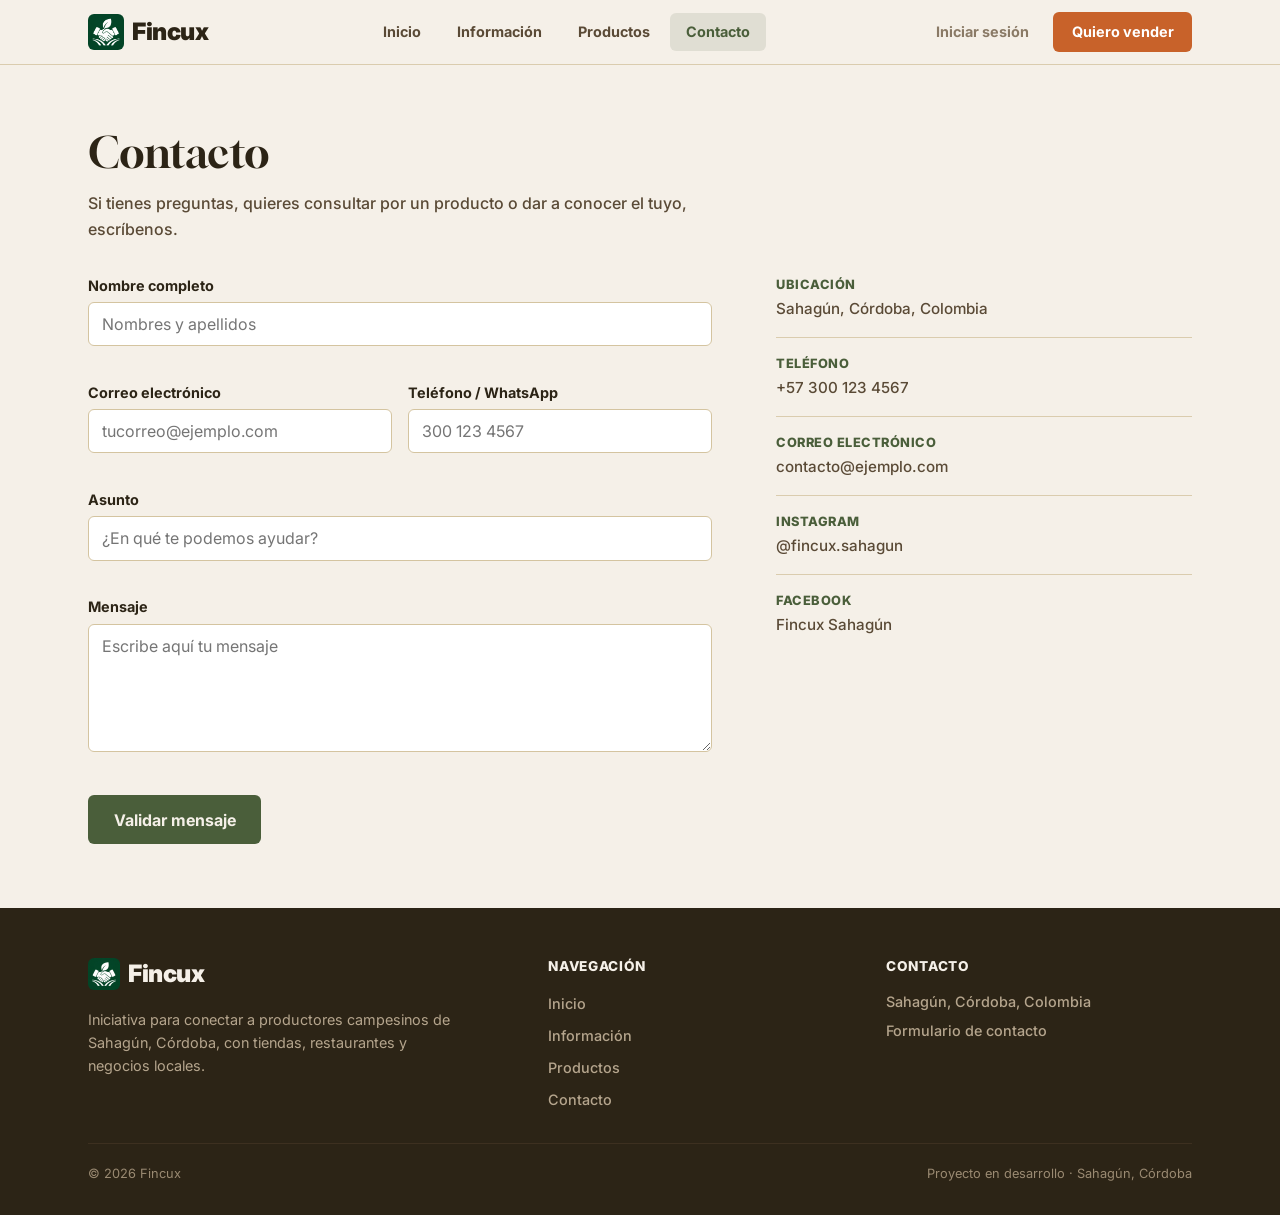
<file: contacto.html>
<!DOCTYPE html>
<html lang="es">
<head>
  <meta charset="UTF-8" />
  <meta name="viewport" content="width=device-width, initial-scale=1.0" />
  <title>Contacto | Fincux</title>
  <meta name="description" content="Contacta a Fincux para consultar por productos o dar a conocer tu producción." />
  <link rel="stylesheet" href="css/style.css" />
</head>
<body>

  <!-- ========================== HEADER ========================== -->
  <header class="site-header">
    <div class="container header-inner">
      <a href="index.html" class="logo" aria-label="Fincux, ir al inicio">
        <img src="img/logo.jpg" alt="" class="logo-img" width="36" height="36" />
        <span class="logo-text">Fincux</span>
      </a>

      <nav class="nav-desktop" aria-label="Navegación principal">
        <a href="index.html">Inicio</a>
        <a href="informacion.html">Información</a>
        <a href="productos.html">Productos</a>
        <a href="contacto.html" class="active" aria-current="page">Contacto</a>
      </nav>

      <div class="header-actions">
        <!-- Pendiente: requiere sistema de autenticación (backend) -->
        <button type="button" class="btn-login" disabled title="Próximamente" aria-label="Iniciar sesión (próximamente)">Iniciar sesión</button>
        <a href="contacto.html?asunto=Quiero%20dar%20a%20conocer%20mis%20productos" class="btn btn-accent btn-publish">Quiero vender</a>
      </div>

      <button type="button" class="hamburger" aria-label="Abrir menú" aria-expanded="false" aria-controls="navMobile">
        <span></span>
        <span></span>
        <span></span>
      </button>
    </div>

    <nav class="nav-mobile" id="navMobile" aria-label="Navegación móvil">
      <a href="index.html">Inicio</a>
      <a href="informacion.html">Información</a>
      <a href="productos.html">Productos</a>
      <a href="contacto.html" class="active" aria-current="page">Contacto</a>
      <div class="nav-mobile-actions">
        <button type="button" class="btn btn-secondary" disabled title="Próximamente">Iniciar sesión (próximamente)</button>
        <a href="contacto.html?asunto=Quiero%20dar%20a%20conocer%20mis%20productos" class="btn btn-accent">Quiero vender</a>
      </div>
    </nav>
  </header>

    <main>
    <section class="page-header container">
      <h1>Contacto</h1>
      <p>Si tienes preguntas, quieres consultar por un producto o dar a conocer el tuyo, escríbenos.</p>
    </section>

    <section class="container contact-wrap">
      <!-- ========================== FORMULARIO ========================== -->
      <div>
        <form class="contact-form" id="contactForm" novalidate>

          <div class="form-field">
            <label for="nombre">Nombre completo</label>
            <input type="text" id="nombre" name="nombre" placeholder="Nombres y apellidos" autocomplete="name" aria-required="true" aria-describedby="error-nombre" />
            <span class="form-error" id="error-nombre" role="alert"></span>
          </div>

          <div class="form-row">
            <div class="form-field">
              <label for="correo">Correo electrónico</label>
              <input type="email" id="correo" name="correo" placeholder="tucorreo@ejemplo.com" autocomplete="email" aria-required="true" aria-describedby="error-correo" />
              <span class="form-error" id="error-correo" role="alert"></span>
            </div>

            <div class="form-field">
              <label for="telefono">Teléfono / WhatsApp</label>
              <input type="tel" id="telefono" name="telefono" placeholder="300 123 4567" autocomplete="tel" aria-required="true" aria-describedby="error-telefono" />
              <span class="form-error" id="error-telefono" role="alert"></span>
            </div>
          </div>

          <div class="form-field">
            <label for="asunto">Asunto</label>
            <input type="text" id="asunto" name="asunto" placeholder="¿En qué te podemos ayudar?" aria-required="true" aria-describedby="error-asunto" />
            <span class="form-error" id="error-asunto" role="alert"></span>
          </div>

          <div class="form-field">
            <label for="mensaje">Mensaje</label>
            <textarea id="mensaje" name="mensaje" rows="5" placeholder="Escribe aquí tu mensaje" aria-required="true" aria-describedby="error-mensaje"></textarea>
            <span class="form-error" id="error-mensaje" role="alert"></span>
          </div>

          <button type="submit" class="btn btn-primary form-submit">Validar mensaje</button>

          <!-- Se muestra solo cuando todos los campos son válidos. No hay envío real. -->
          <p class="form-success" id="formSuccess" role="status" hidden>
            Los datos están completos, pero el mensaje no se envió: este sitio aún no tiene un servidor que lo reciba.
          </p>
        </form>
      </div>

      <!-- ========================== INFO DE CONTACTO ========================== -->
      <div class="contact-info">
        <div class="contact-info-item">
          <h3>Ubicación</h3>
          <p>Sahagún, Córdoba, Colombia</p>
        </div>
        <!-- Datos de ejemplo: reemplazar por los datos reales de Fincux -->
        <div class="contact-info-item">
          <h3>Teléfono</h3>
          <p>+57 300 123 4567</p>
        </div>
        <div class="contact-info-item">
          <h3>Correo electrónico</h3>
          <p>contacto@ejemplo.com</p>
        </div>
        <div class="contact-info-item">
          <h3>Instagram</h3>
          <p>@fincux.sahagun</p>
        </div>
        <div class="contact-info-item">
          <h3>Facebook</h3>
          <p>Fincux Sahagún</p>
        </div>
      </div>
    </section>
  </main>

  <!-- ========================== FOOTER ========================== -->
  <footer class="site-footer">
    <div class="container footer-inner">
      <div class="footer-grid">
        <div class="footer-about">
          <div class="logo">
            <img src="img/logo.jpg" alt="" class="logo-img" width="32" height="32" />
            <span class="logo-text">Fincux</span>
          </div>
          <p>Iniciativa para conectar a productores campesinos de Sahagún, Córdoba, con tiendas, restaurantes y negocios locales.</p>
        </div>

        <div class="footer-col">
          <p class="title">Navegación</p>
          <ul>
            <li><a href="index.html">Inicio</a></li>
            <li><a href="informacion.html">Información</a></li>
            <li><a href="productos.html">Productos</a></li>
            <li><a href="contacto.html">Contacto</a></li>
          </ul>
        </div>

        <div class="footer-col">
          <p class="title">Contacto</p>
          <ul class="footer-contact">
            <li>Sahagún, Córdoba, Colombia</li>
            <li><a href="contacto.html">Formulario de contacto</a></li>
            <!-- Pendiente: agregar aquí teléfono, correo y redes sociales reales cuando existan -->
          </ul>
        </div>
      </div>

      <div class="footer-bottom">
        <p>© 2026 Fincux</p>
        <p>Proyecto en desarrollo · Sahagún, Córdoba</p>
      </div>
    </div>
  </footer>

  <script src="js/main.js"></script>
  <script src="js/contacto.js"></script>
</body>
</html>
</file>
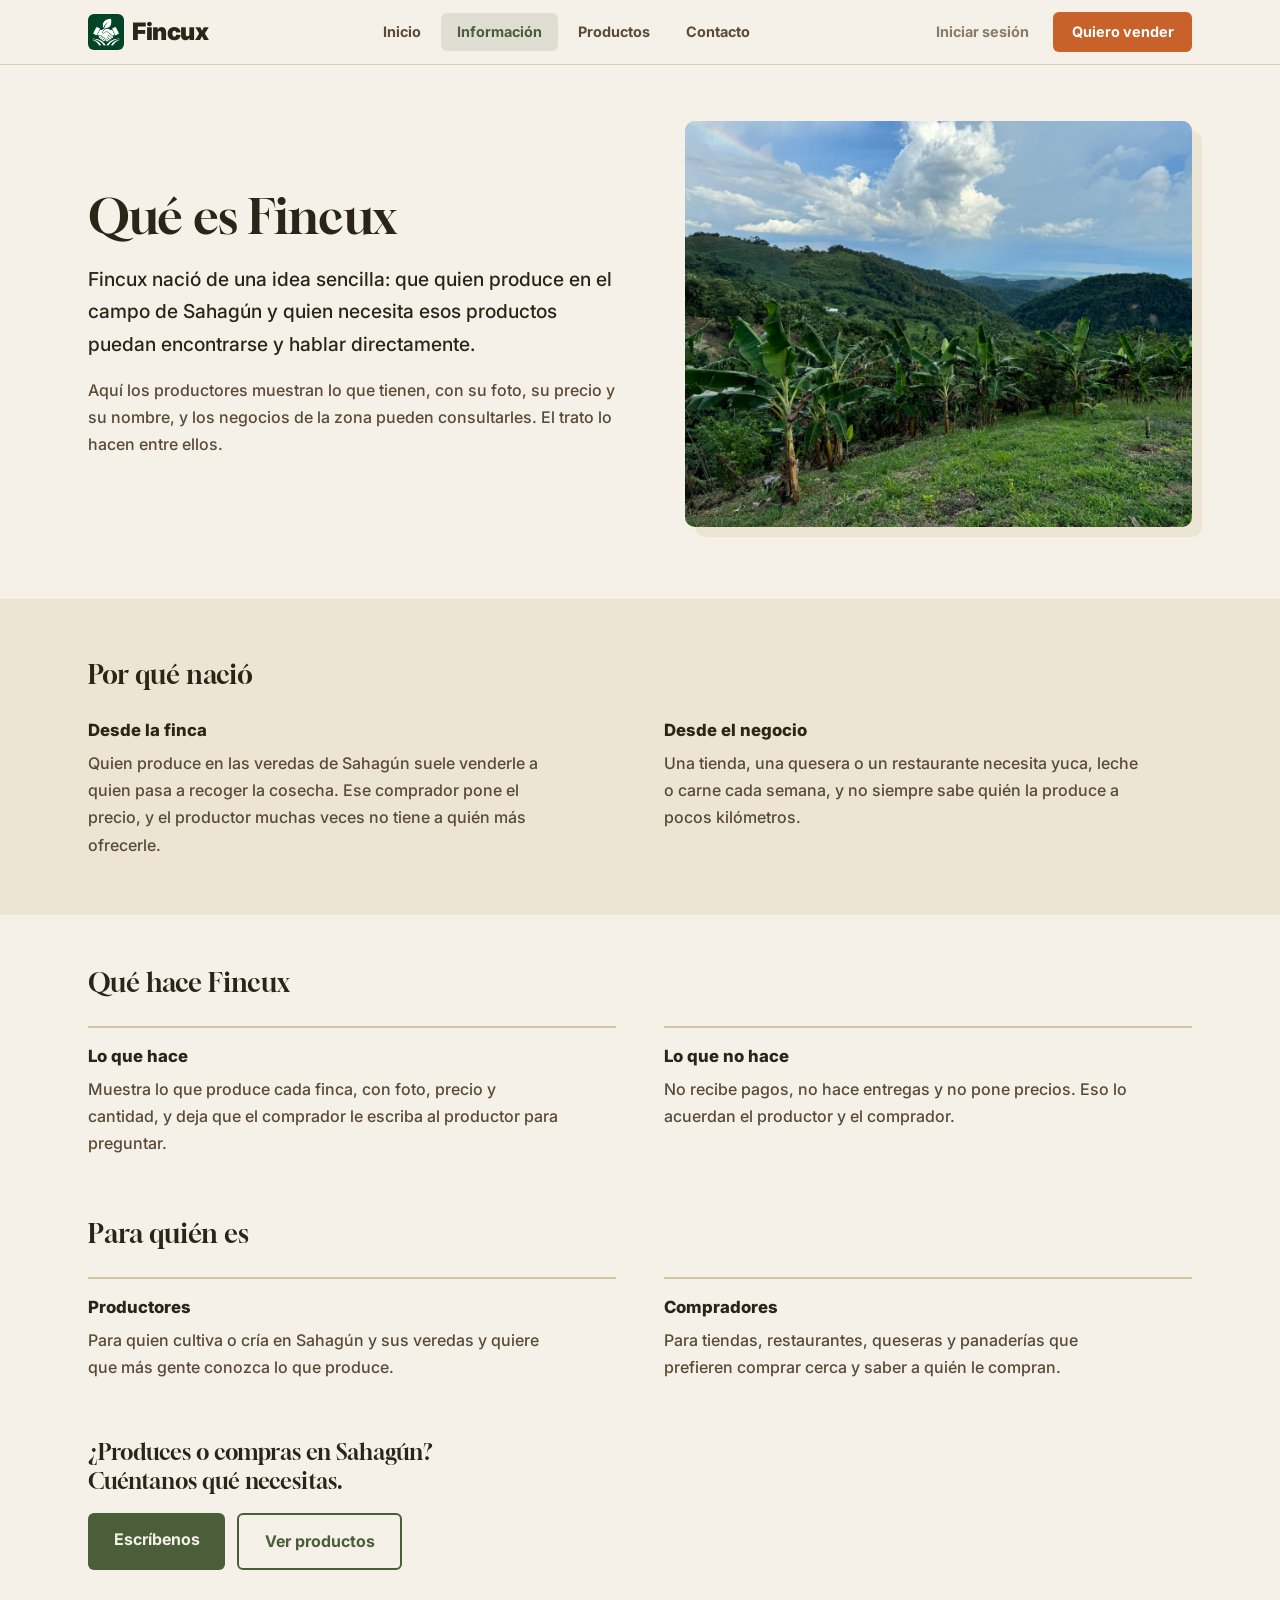
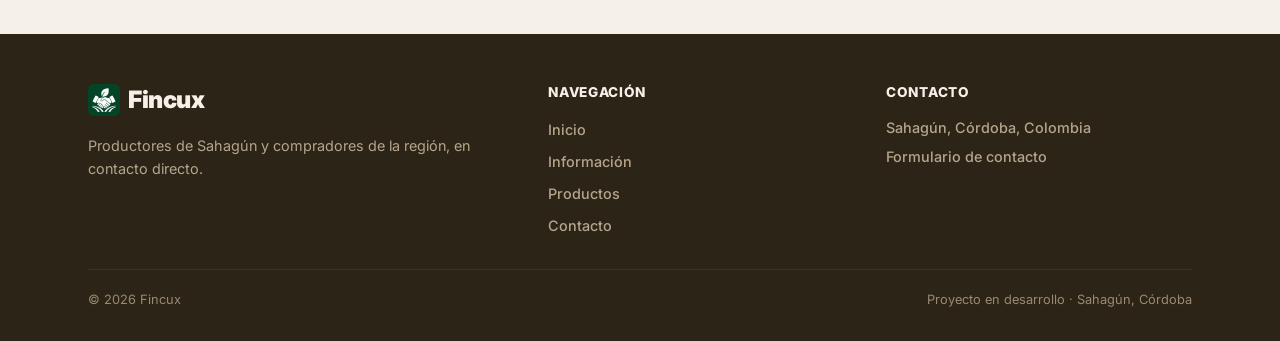
<file: informacion.html>
<!DOCTYPE html>
<html lang="es">
<head>
  <meta charset="UTF-8" />
  <meta name="viewport" content="width=device-width, initial-scale=1.0" />
  <title>Información | Fincux</title>
  <meta name="description" content="Qué es Fincux, por qué nació y para quién está pensado: productores y compradores de Sahagún y sus veredas." />
  <link rel="stylesheet" href="css/style.css" />
</head>
<body>

  <!-- ========================== HEADER ========================== -->
  <header class="site-header">
    <div class="container header-inner">
      <a href="index.html" class="logo" aria-label="Fincux, ir al inicio">
        <img src="img/logo.jpg" alt="" class="logo-img" width="36" height="36" />
        <span class="logo-text">Fincux</span>
      </a>

      <nav class="nav-desktop" aria-label="Navegación principal">
        <a href="index.html">Inicio</a>
        <a href="informacion.html" class="active" aria-current="page">Información</a>
        <a href="productos.html">Productos</a>
        <a href="contacto.html">Contacto</a>
      </nav>

      <div class="header-actions">
        <!-- Pendiente: requiere sistema de autenticación (backend) -->
        <button type="button" class="btn-login" disabled title="Próximamente" aria-label="Iniciar sesión (próximamente)">Iniciar sesión</button>
        <a href="contacto.html?asunto=Quiero%20dar%20a%20conocer%20mis%20productos" class="btn btn-accent btn-publish">Quiero vender</a>
      </div>

      <button type="button" class="hamburger" aria-label="Abrir menú" aria-expanded="false" aria-controls="navMobile">
        <span></span>
        <span></span>
        <span></span>
      </button>
    </div>

    <nav class="nav-mobile" id="navMobile" aria-label="Navegación móvil">
      <a href="index.html">Inicio</a>
      <a href="informacion.html" class="active" aria-current="page">Información</a>
      <a href="productos.html">Productos</a>
      <a href="contacto.html">Contacto</a>
      <div class="nav-mobile-actions">
        <button type="button" class="btn btn-secondary" disabled title="Próximamente">Iniciar sesión (próximamente)</button>
        <a href="contacto.html?asunto=Quiero%20dar%20a%20conocer%20mis%20productos" class="btn btn-accent">Quiero vender</a>
      </div>
    </nav>
  </header>

  <main>
    <!-- ========== INTRODUCCIÓN ========== -->
    <section class="inf-hero container">
      <div class="inf-hero-text">
        <h1>Qué es Fincux</h1>
        <p class="inf-lead">Fincux nació de una idea sencilla: que quien produce en el campo de Sahagún y quien necesita esos productos puedan encontrarse y hablar directamente.</p>
        <p>Aquí los productores muestran lo que tienen, con su foto, su precio y su nombre, y los negocios de la zona pueden consultarles. El trato lo hacen entre ellos.</p>
      </div>

      <figure class="inf-photo">
        <img src="img/inf.jpg" alt="Paisaje del campo en Sahagún, Córdoba" width="800" height="640" onerror="this.style.display='none'" />
      </figure>
    </section>

    <!-- ========== POR QUÉ NACIÓ ========== -->
    <section class="inf-band">
      <div class="container">
        <h2>Por qué nació</h2>
        <div class="inf-two">
          <div>
            <h3>Desde la finca</h3>
            <p>Quien produce en las veredas de Sahagún suele venderle a quien pasa a recoger la cosecha. Ese comprador pone el precio, y el productor muchas veces no tiene a quién más ofrecerle.</p>
          </div>
          <div>
            <h3>Desde el negocio</h3>
            <p>Una tienda, una quesera o un restaurante necesita yuca, leche o carne cada semana, y no siempre sabe quién la produce a pocos kilómetros.</p>
          </div>
        </div>
      </div>
    </section>

    <!-- ========== QUÉ HACE FINCUX ========== -->
    <section class="inf-block container">
      <h2>Qué hace Fincux</h2>
      <div class="inf-two">
        <div class="inf-who">
          <h3>Lo que hace</h3>
          <p>Muestra lo que produce cada finca, con foto, precio y cantidad, y deja que el comprador le escriba al productor para preguntar.</p>
        </div>
        <div class="inf-who">
          <h3>Lo que no hace</h3>
          <p>No recibe pagos, no hace entregas y no pone precios. Eso lo acuerdan el productor y el comprador.</p>
        </div>
      </div>
    </section>

    <!-- ========== PARA QUIÉN ES ========== -->
    <section class="inf-block container">
      <h2>Para quién es</h2>
      <div class="inf-two">
        <div class="inf-who">
          <h3>Productores</h3>
          <p>Para quien cultiva o cría en Sahagún y sus veredas y quiere que más gente conozca lo que produce.</p>
        </div>
        <div class="inf-who">
          <h3>Compradores</h3>
          <p>Para tiendas, restaurantes, queseras y panaderías que prefieren comprar cerca y saber a quién le compran.</p>
        </div>
      </div>
    </section>

        <!-- ========== CIERRE ========== -->
    <section class="inf-block container">
      <div class="inf-end" style="margin-top: 0;">
        <p>¿Produces o compras en Sahagún? Cuéntanos qué necesitas.</p>
        <div class="hero-buttons">
          <a href="contacto.html" class="btn btn-primary">Escríbenos</a>
          <a href="productos.html" class="btn btn-secondary">Ver productos</a>
        </div>
      </div>
    </section>
  </main>

  <!-- ========================== FOOTER ========================== -->
  <footer class="site-footer">
    <div class="container footer-inner">
      <div class="footer-grid">
        <div class="footer-about">
          <div class="logo">
            <img src="img/logo.jpg" alt="" class="logo-img" width="32" height="32" />
            <span class="logo-text">Fincux</span>
          </div>
          <p>Productores de Sahagún y compradores de la región, en contacto directo.</p>
        </div>

        <div class="footer-col">
          <p class="title">Navegación</p>
          <ul>
            <li><a href="index.html">Inicio</a></li>
            <li><a href="informacion.html">Información</a></li>
            <li><a href="productos.html">Productos</a></li>
            <li><a href="contacto.html">Contacto</a></li>
          </ul>
        </div>

        <div class="footer-col">
          <p class="title">Contacto</p>
          <ul class="footer-contact">
            <li>Sahagún, Córdoba, Colombia</li>
            <li><a href="contacto.html">Formulario de contacto</a></li>
            <!-- Pendiente: agregar aquí teléfono, correo y redes sociales reales cuando existan -->
          </ul>
        </div>
      </div>

      <div class="footer-bottom">
        <p>© 2026 Fincux</p>
        <p>Proyecto en desarrollo · Sahagún, Córdoba</p>
      </div>
    </div>
  </footer>

  <script src="js/main.js"></script>
</body>
</html>
</file>
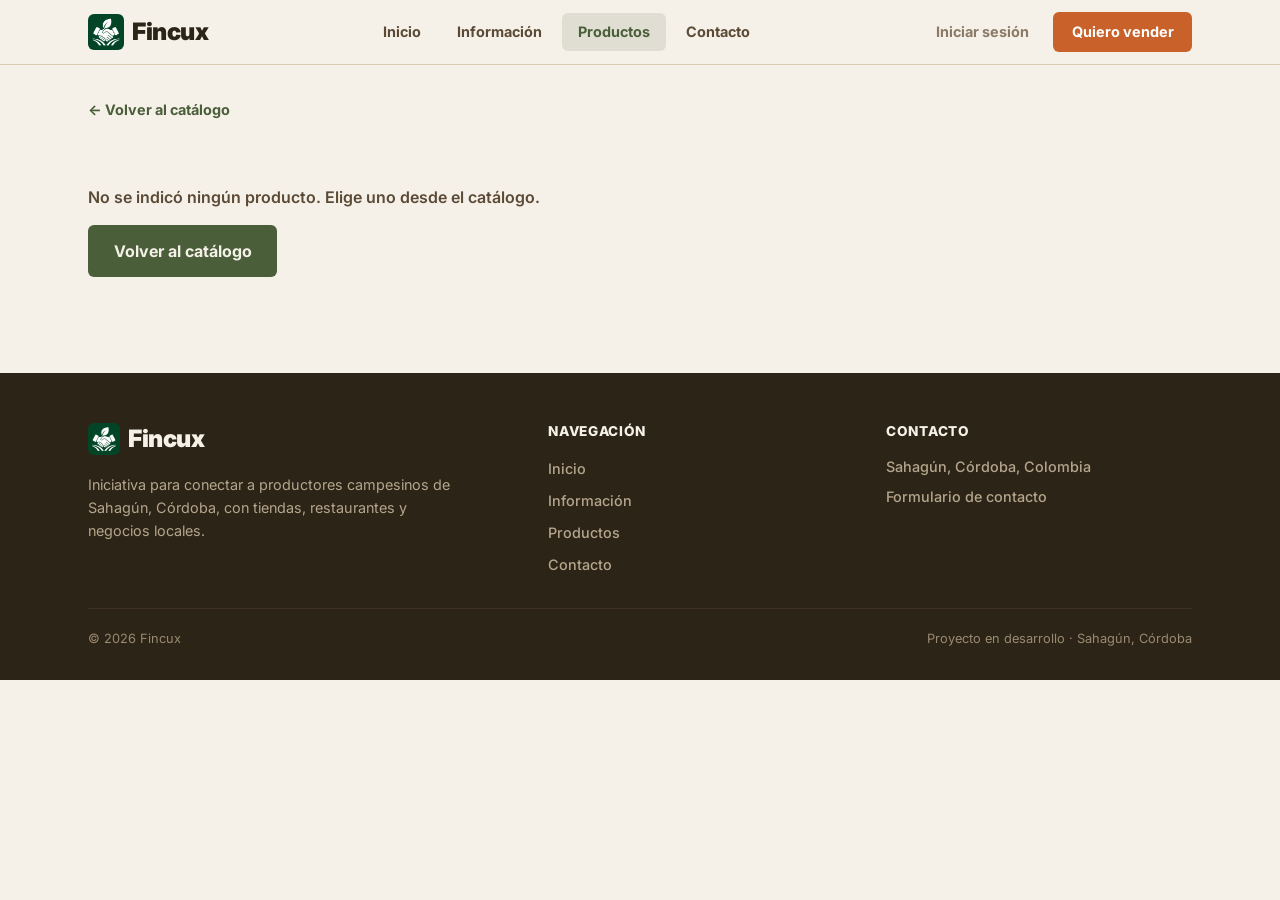
<file: producto-detalle.html>
<!DOCTYPE html>
<html lang="es">
<head>
  <meta charset="UTF-8" />
  <meta name="viewport" content="width=device-width, initial-scale=1.0" />
  <title>Producto | Fincux</title>
  <meta name="description" content="Detalle de un producto del campo de Sahagún, Córdoba." />
  <link rel="stylesheet" href="css/style.css" />
</head>
<body>

  <!-- ========================== HEADER ========================== -->
  <header class="site-header">
    <div class="container header-inner">
      <a href="index.html" class="logo" aria-label="Fincux, ir al inicio">
        <img src="img/logo.jpg" alt="" class="logo-img" width="36" height="36" />
        <span class="logo-text">Fincux</span>
      </a>

      <nav class="nav-desktop" aria-label="Navegación principal">
        <a href="index.html">Inicio</a>
        <a href="informacion.html">Información</a>
        <a href="productos.html" class="active" aria-current="page">Productos</a>
        <a href="contacto.html">Contacto</a>
      </nav>

      <div class="header-actions">
        <!-- Pendiente: requiere sistema de autenticación (backend) -->
        <button type="button" class="btn-login" disabled title="Próximamente" aria-label="Iniciar sesión (próximamente)">Iniciar sesión</button>
        <a href="contacto.html?asunto=Quiero%20dar%20a%20conocer%20mis%20productos" class="btn btn-accent btn-publish">Quiero vender</a>
      </div>

      <button type="button" class="hamburger" aria-label="Abrir menú" aria-expanded="false" aria-controls="navMobile">
        <span></span>
        <span></span>
        <span></span>
      </button>
    </div>

    <nav class="nav-mobile" id="navMobile" aria-label="Navegación móvil">
      <a href="index.html">Inicio</a>
      <a href="informacion.html">Información</a>
      <a href="productos.html" class="active" aria-current="page">Productos</a>
      <a href="contacto.html">Contacto</a>
      <div class="nav-mobile-actions">
        <button type="button" class="btn btn-secondary" disabled title="Próximamente">Iniciar sesión (próximamente)</button>
        <a href="contacto.html?asunto=Quiero%20dar%20a%20conocer%20mis%20productos" class="btn btn-accent">Quiero vender</a>
      </div>
    </nav>
  </header>

    <main>
    <section class="container detail-wrap">
      <a href="productos.html" class="back-link">← Volver al catálogo</a>

      <!-- Se completa con js/detalle.js según el ?id= de la URL -->
      <div class="detail-grid" id="detailContent">
        <p>Cargando producto…</p>
      </div>
      <noscript><p class="catalog-note">Activa JavaScript para ver este producto o vuelve al <a class="link-underline" href="productos.html">catálogo</a>.</p></noscript>

      <!-- Si el id no existe o no se indicó -->
      <div class="empty-state" id="notFound" hidden>
        <p id="notFoundText">No encontramos ese producto.</p>
        <a href="productos.html" class="btn btn-primary">Volver al catálogo</a>
      </div>
    </section>
  </main>

  <!-- ========================== FOOTER ========================== -->
  <footer class="site-footer">
    <div class="container footer-inner">
      <div class="footer-grid">
        <div class="footer-about">
          <div class="logo">
            <img src="img/logo.jpg" alt="" class="logo-img" width="32" height="32" />
            <span class="logo-text">Fincux</span>
          </div>
          <p>Iniciativa para conectar a productores campesinos de Sahagún, Córdoba, con tiendas, restaurantes y negocios locales.</p>
        </div>

        <div class="footer-col">
          <p class="title">Navegación</p>
          <ul>
            <li><a href="index.html">Inicio</a></li>
            <li><a href="informacion.html">Información</a></li>
            <li><a href="productos.html">Productos</a></li>
            <li><a href="contacto.html">Contacto</a></li>
          </ul>
        </div>

        <div class="footer-col">
          <p class="title">Contacto</p>
          <ul class="footer-contact">
            <li>Sahagún, Córdoba, Colombia</li>
            <li><a href="contacto.html">Formulario de contacto</a></li>
            <!-- Pendiente: agregar aquí teléfono, correo y redes sociales reales cuando existan -->
          </ul>
        </div>
      </div>

      <div class="footer-bottom">
        <p>© 2026 Fincux</p>
        <p>Proyecto en desarrollo · Sahagún, Córdoba</p>
      </div>
    </div>
  </footer>

  <script src="js/products-data.js"></script>
  <script src="js/main.js"></script>
  <script src="js/detalle.js"></script>
</body>
</html>
</file>
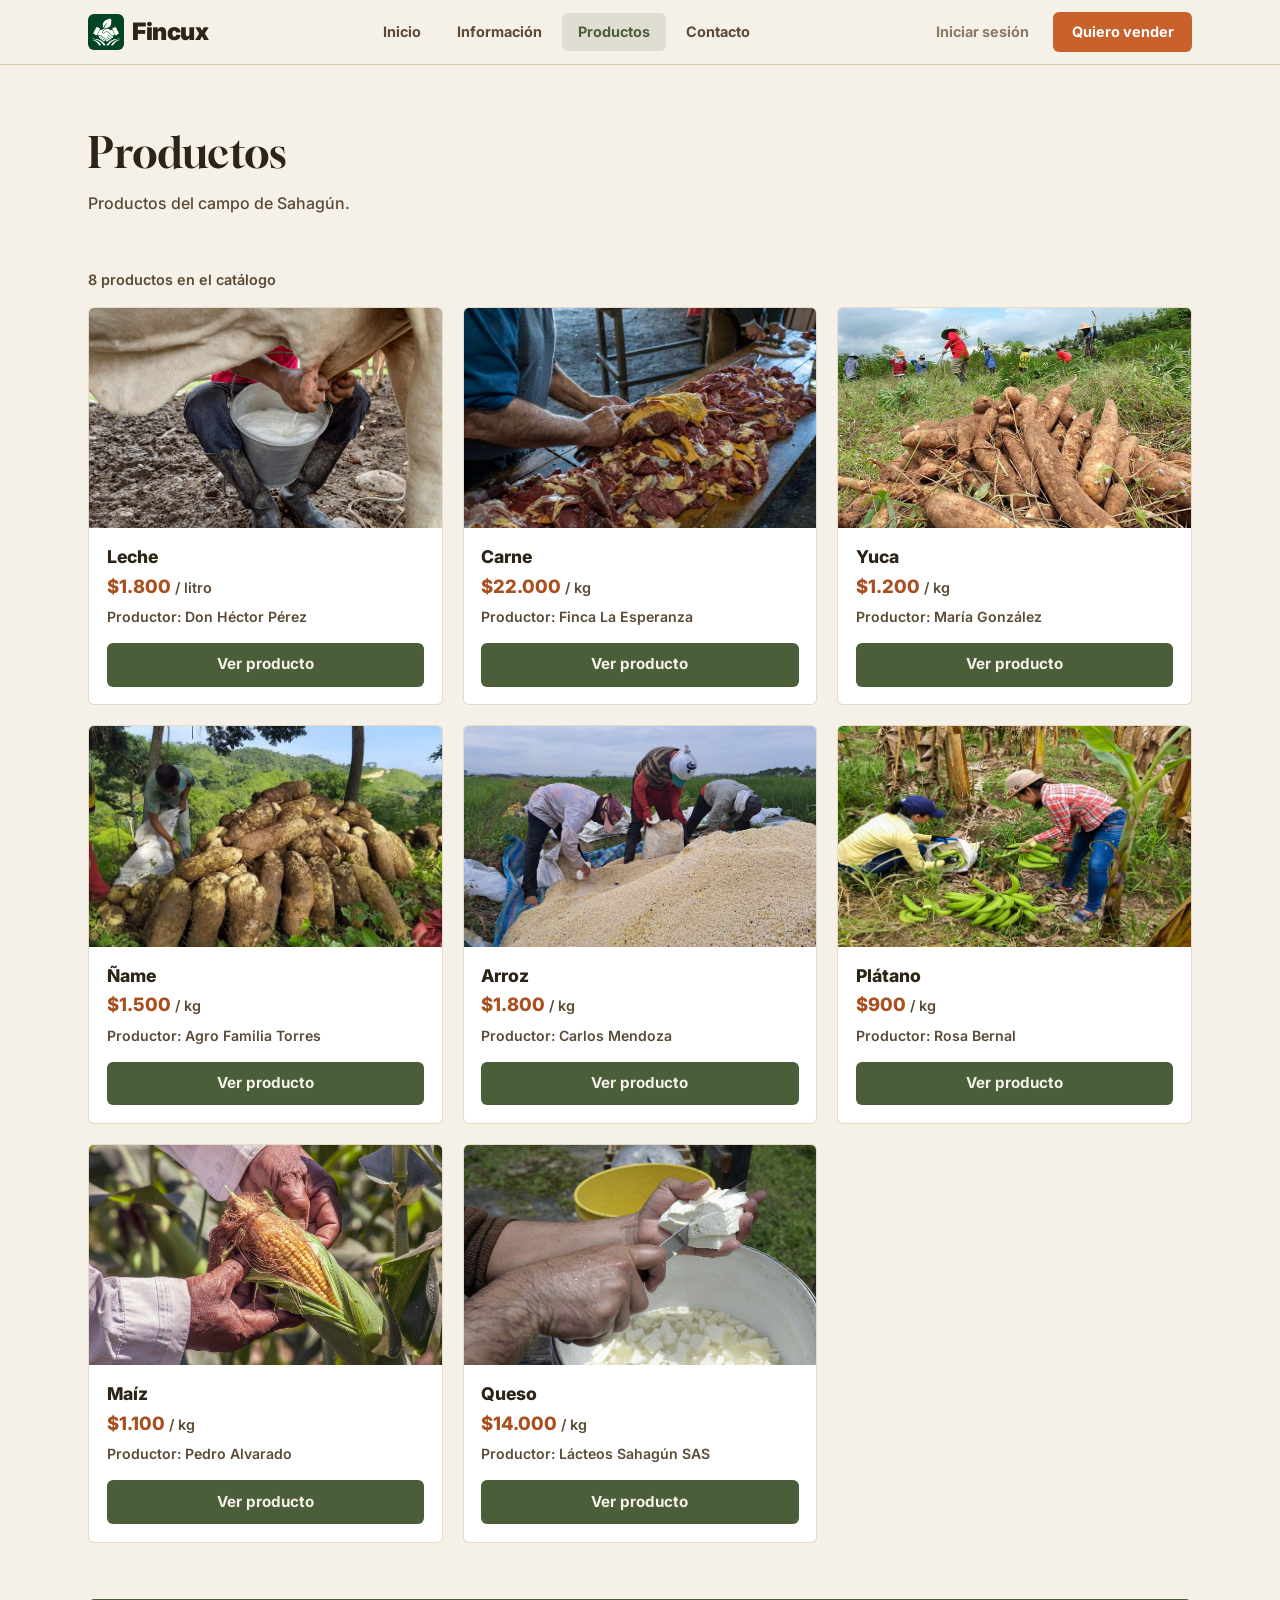
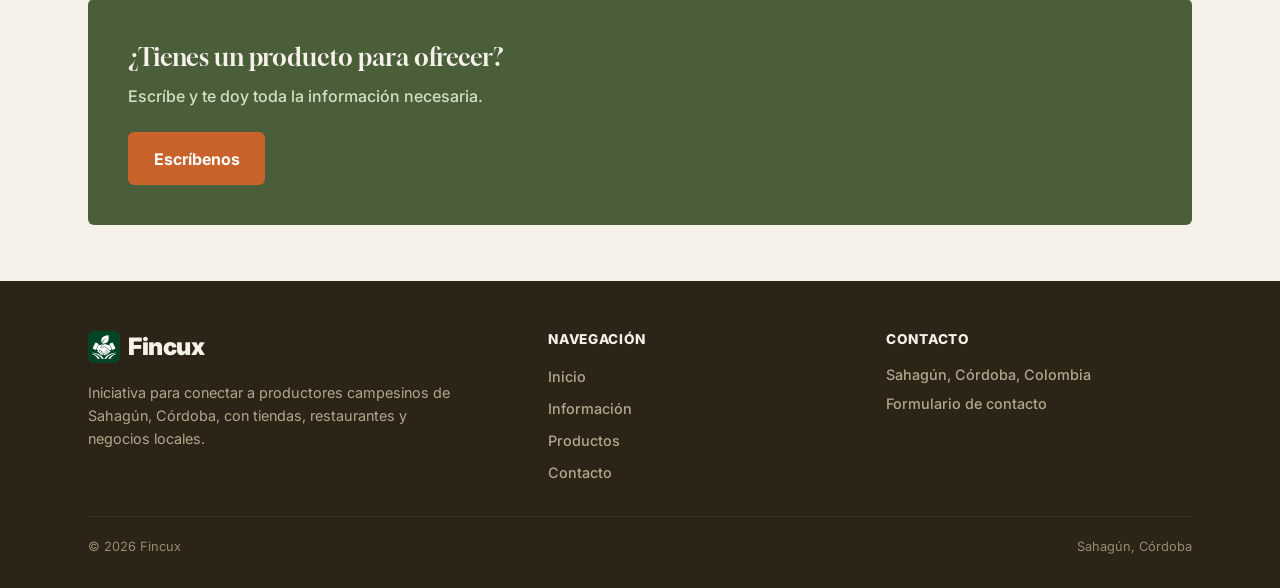
<file: productos.html>
<!DOCTYPE html>
<html lang="es">
<head>
  <meta charset="UTF-8" />
  <meta name="viewport" content="width=device-width, initial-scale=1.0" />
  <title>Productos | Fincux</title>
  <meta name="description" content="Catálogo de productos del campo de Sahagún, Córdoba, con filtros por tipo y vereda." />
  <link rel="stylesheet" href="css/style.css" />
</head>
<body>

  <!-- ========================== HEADER ========================== -->
  <header class="site-header">
    <div class="container header-inner">
      <a href="index.html" class="logo" aria-label="Fincux, ir al inicio">
        <img src="img/logo.jpg" alt="" class="logo-img" width="36" height="36" />
        <span class="logo-text">Fincux</span>
      </a>

      <nav class="nav-desktop" aria-label="Navegación principal">
        <a href="index.html">Inicio</a>
        <a href="informacion.html">Información</a>
        <a href="productos.html" class="active" aria-current="page">Productos</a>
        <a href="contacto.html">Contacto</a>
      </nav>

      <div class="header-actions">
        <!-- Pendiente: requiere sistema de autenticación (backend) -->
        <button type="button" class="btn-login" disabled title="Próximamente" aria-label="Iniciar sesión (próximamente)">Iniciar sesión</button>
        <a href="contacto.html?asunto=Quiero%20dar%20a%20conocer%20mis%20productos" class="btn btn-accent btn-publish">Quiero vender</a>
      </div>

      <button type="button" class="hamburger" aria-label="Abrir menú" aria-expanded="false" aria-controls="navMobile">
        <span></span>
        <span></span>
        <span></span>
      </button>
    </div>

    <nav class="nav-mobile" id="navMobile" aria-label="Navegación móvil">
      <a href="index.html">Inicio</a>
      <a href="informacion.html">Información</a>
      <a href="productos.html" class="active" aria-current="page">Productos</a>
      <a href="contacto.html">Contacto</a>
      <div class="nav-mobile-actions">
        <button type="button" class="btn btn-secondary" disabled title="Próximamente">Iniciar sesión (próximamente)</button>
        <a href="contacto.html?asunto=Quiero%20dar%20a%20conocer%20mis%20productos" class="btn btn-accent">Quiero vender</a>
      </div>
    </nav>
  </header>

   <main>
    <section class="page-header container">
      <h1>Productos</h1>
      <p>Productos del campo de Sahagún.</p>
    </section>

    <section class="container">
      <p class="results-count" id="resultsCount" aria-live="polite"></p>

      <!-- ========================== GRID DE PRODUCTOS ========================== -->
      <div class="products-grid" id="productsGrid">
        <!-- Las tarjetas se generan con js/productos.js a partir de js/products-data.js -->
      </div>

    
    </section>

    <!-- ========================== BANNER PRODUCTORES ========================== -->
    <section class="section container">
      <div class="cta-banner">
        <h2>¿Tienes un producto para ofrecer?</h2>
        <p>Escríbe y te doy toda la información necesaria.</p>
        <div class="cta-buttons">
          <a href="contacto.html?asunto=Quiero%20dar%20a%20conocer%20mis%20productos" class="btn btn-accent">Escríbenos</a>
        </div>
      </div>
    </section>
  </main>

  <!-- ========================== FOOTER ========================== -->
  <footer class="site-footer">
    <div class="container footer-inner">
      <div class="footer-grid">
        <div class="footer-about">
          <div class="logo">
            <img src="img/logo.jpg" alt="" class="logo-img" width="32" height="32" />
            <span class="logo-text">Fincux</span>
          </div>
          <p>Iniciativa para conectar a productores campesinos de Sahagún, Córdoba, con tiendas, restaurantes y negocios locales.</p>
        </div>

        <div class="footer-col">
          <p class="title">Navegación</p>
          <ul>
            <li><a href="index.html">Inicio</a></li>
            <li><a href="informacion.html">Información</a></li>
            <li><a href="productos.html">Productos</a></li>
            <li><a href="contacto.html">Contacto</a></li>
          </ul>
        </div>

        <div class="footer-col">
          <p class="title">Contacto</p>
          <ul class="footer-contact">
            <li>Sahagún, Córdoba, Colombia</li>
            <li><a href="contacto.html">Formulario de contacto</a></li>
            <!-- Pendiente: agregar aquí teléfono, correo y redes sociales reales cuando existan -->
          </ul>
        </div>
      </div>

      <div class="footer-bottom">
        <p>© 2026 Fincux</p>
        <p>Sahagún, Córdoba</p>
      </div>
    </div>
  </footer>

  <script src="js/products-data.js"></script>
  <script src="js/main.js"></script>
  <script src="js/productos.js"></script>
</body>
</html>
</file>
<file: css/style.css>
/* ==========================================================
   FINCUX - Hoja de estilos global
   Paleta: verde, crema, terracota y marrón.
   Tipografía: Inter (textos, botones, navegación) y Gloock (títulos).
   ========================================================== */

@import url('https://fonts.googleapis.com/css2?family=Inter:wght@400;500;600;700;800;900&family=Gloock&display=swap');

/* -------------------- Variables -------------------- */
:root {
  --color-earth: #4a5e3a;       /* Verde principal */
  --color-earth-dark: #364530;  /* Verde oscuro (hover) */
  --color-terra: #c8622a;       /* Terracota: único color de acento */
  --color-terra-dark: #a8501f;  /* Terracota oscuro (hover, errores) */
  --color-cream: #f5f0e8;       /* Fondo general */
  --color-cream-dark: #ede5d4;  /* Fondo de secciones alternas */
  --color-sand: #d4c4a0;        /* Bordes / placeholders */
  --color-bark: #2c2416;        /* Texto oscuro / footer */
  --color-text: #5a4a36;        /* Texto de párrafo */
  --color-text-light: #8a7a66;  /* Texto secundario */

  --font-sans: 'Inter', system-ui, sans-serif;
  --font-serif: 'Gloock', Georgia, serif;

  --radius: 6px;
  --max-width: 1152px;
}

/* -------------------- Reset básico -------------------- */
* { box-sizing: border-box; margin: 0; padding: 0; }

html { scroll-behavior: smooth; }

body {
  font-family: var(--font-sans);
  background-color: var(--color-cream);
  color: var(--color-bark);
  line-height: 1.5;
  -webkit-font-smoothing: antialiased;
}

a { text-decoration: none; color: inherit; }
ul, ol { list-style: none; }
img { max-width: 100%; display: block; }
button { font-family: inherit; cursor: pointer; border: none; }

:focus-visible {
  outline: 2px solid var(--color-earth);
  outline-offset: 2px;
}

.container {
  max-width: var(--max-width);
  margin: 0 auto;
  padding: 0 1.5rem;
}

/* -------------------- Botones -------------------- */
.btn {
  display: inline-block;
  font-weight: 700;
  font-size: 1rem;
  padding: 0.9rem 1.6rem;
  border-radius: var(--radius);
  transition: background-color 0.2s, color 0.2s, border-color 0.2s;
  text-align: center;
}

.btn-primary { background-color: var(--color-earth); color: var(--color-cream); }
.btn-primary:hover { background-color: var(--color-earth-dark); }

.btn-secondary {
  background-color: transparent;
  border: 2px solid var(--color-earth);
  color: var(--color-earth);
}
.btn-secondary:hover { background-color: rgba(74, 94, 58, 0.08); }

.btn-accent { background-color: var(--color-terra); color: #fff; }
.btn-accent:hover { background-color: var(--color-terra-dark); }

/* ==========================================================
   HEADER
   ========================================================== */
.site-header {
  position: sticky;
  top: 0;
  z-index: 50;
  background-color: var(--color-cream);
  border-bottom: 1px solid rgba(212, 196, 160, 0.8);
}

.header-inner {
  height: 64px;
  display: flex;
  align-items: center;
  justify-content: space-between;
  gap: 1rem;
}

.logo { display: flex; align-items: center; gap: 0.5rem; }

.logo-img {
  height: 36px;
  width: auto;
  border-radius: var(--radius);
  flex-shrink: 0;
  object-fit: contain;
}

.footer-about .logo-img { height: 32px; }

.logo-text {
  font-size: 1.5rem;
  font-weight: 900;
  color: var(--color-bark);
  letter-spacing: -0.02em;
}

.nav-desktop { display: none; align-items: center; gap: 0.25rem; }

.nav-desktop a {
  font-size: 0.9rem;
  font-weight: 700;
  color: var(--color-text);
  padding: 0.5rem 1rem;
  border-radius: var(--radius);
  transition: background-color 0.2s, color 0.2s;
}
.nav-desktop a:hover { color: var(--color-earth); background-color: rgba(74, 94, 58, 0.06); }
.nav-desktop a.active { color: var(--color-earth); background-color: rgba(74, 94, 58, 0.12); }

.header-actions { display: none; align-items: center; gap: 0.75rem; }

.btn-login {
  background: none;
  font-size: 0.9rem;
  font-weight: 700;
  color: var(--color-earth);
  padding: 0.5rem 0.75rem;
}
/* "Iniciar sesión" aún no existe: se muestra deshabilitado */
.btn-login:disabled {
  color: var(--color-text-light);
  cursor: not-allowed;
}

.btn-publish {
  font-size: 0.9rem;
  padding: 0.6rem 1.15rem;
}

/* Botón hamburguesa (solo móvil) */
.hamburger {
  background: none;
  padding: 0.5rem;
  border-radius: var(--radius);
  color: var(--color-earth);
}

.hamburger span {
  display: block;
  width: 22px;
  height: 2px;
  background-color: currentColor;
  border-radius: 2px;
  margin: 5px 0;
  transition: transform 0.2s, opacity 0.2s;
}
.hamburger.open span:nth-child(1) { transform: translateY(7px) rotate(45deg); }
.hamburger.open span:nth-child(2) { opacity: 0; }
.hamburger.open span:nth-child(3) { transform: translateY(-7px) rotate(-45deg); }

/* Menú móvil desplegable */
.nav-mobile {
  display: none;
  flex-direction: column;
  gap: 0.25rem;
  border-top: 1px solid rgba(212, 196, 160, 0.6);
  background-color: var(--color-cream);
  padding: 0.75rem 1.5rem 1.25rem;
}
.nav-mobile.open { display: flex; }

.nav-mobile a {
  font-size: 1rem;
  font-weight: 700;
  color: var(--color-text);
  padding: 0.75rem;
  border-radius: var(--radius);
}
.nav-mobile a.active { color: var(--color-earth); background-color: rgba(74, 94, 58, 0.12); }

.nav-mobile-actions { display: flex; flex-direction: column; gap: 0.5rem; margin-top: 0.5rem; }
.nav-mobile-actions .btn { width: 100%; padding: 0.8rem; }
.nav-mobile-actions .btn:disabled {
  border-color: var(--color-sand);
  color: var(--color-text-light);
  cursor: not-allowed;
}
.nav-mobile-actions .btn-accent { color: #fff; }

@media (min-width: 768px) {
  .nav-desktop, .header-actions { display: flex; }
  .hamburger, .nav-mobile { display: none !important; }
}

/* ==========================================================
   HERO (Inicio)
   ========================================================== */
.hero { padding-block: 3rem; }

.hero-grid { display: grid; gap: 2rem; align-items: center; }

.hero-title {
  font-family: var(--font-serif);
  font-size: 2.1rem;
  font-weight: 400;
  line-height: 1.15;
  color: var(--color-bark);
  margin-bottom: 1.1rem;
}
.hero-title .highlight { color: var(--color-earth-dark); }

.hero-text {
  font-size: 1.05rem;
  color: var(--color-text);
  font-weight: 500;
  line-height: 1.6;
  max-width: 30rem;
  margin-bottom: 1.75rem;
}

.hero-buttons { display: flex; flex-direction: column; gap: 0.75rem; }

.hero-image {
  aspect-ratio: 4 / 3;
  border-radius: var(--radius);
  overflow: hidden;
  background-color: var(--color-sand);
}
.hero-image img { width: 100%; height: 100%; object-fit: cover; object-position: center 60%; }

@media (min-width: 768px) {
  .hero { padding-block: 4rem; }
  .hero-grid { grid-template-columns: 1fr 1.05fr; gap: 3.5rem; }
  .hero-title { font-size: 3rem; }
  .hero-buttons { flex-direction: row; }
  .hero-image { aspect-ratio: 5 / 4; }
}

/* ==========================================================
   SECCIONES GENERALES
   ========================================================== */
.section { padding-block: 3.5rem; }
.section-alt { background-color: var(--color-cream-dark); }

.section-header { margin-bottom: 2.25rem; }
.section-header h2,
.products-top h2 {
  font-family: var(--font-serif);
  font-size: 1.75rem;
  font-weight: 400;
  color: var(--color-bark);
}

/* ==========================================================
   CÓMO FUNCIONA (pasos numerados)
   ========================================================== */
.steps-row { display: grid; gap: 1.75rem; }

.step { padding-top: 1.25rem; border-top: 2px solid var(--color-sand); }

.step-number {
  display: block;
  font-family: var(--font-serif);
  font-size: 1.5rem;
  font-weight: 400;
  color: var(--color-terra);
  margin-bottom: 0.35rem;
}

.step h3 { font-size: 1.05rem; font-weight: 800; color: var(--color-bark); margin-bottom: 0.4rem; }
.step p { font-size: 0.95rem; color: var(--color-text); font-weight: 500; line-height: 1.55; max-width: 24rem; }

@media (min-width: 640px) {
  .steps-row { grid-template-columns: repeat(3, 1fr); gap: 2.5rem; }
}

/* ==========================================================
   TARJETAS DE PRODUCTO
   ========================================================== */
.products-top { display: flex; flex-direction: column; gap: 0.75rem; margin-bottom: 2rem; }

.link-underline {
  font-size: 0.9rem;
  font-weight: 700;
  color: var(--color-earth);
  text-decoration: underline;
  text-underline-offset: 4px;
}

.products-grid { display: grid; gap: 1.25rem; }

.product-card {
  display: flex;
  flex-direction: column;
  background: #fff;
  border-radius: var(--radius);
  overflow: hidden;
  border: 1px solid rgba(212, 196, 160, 0.6);
}

.product-card .product-img { display: block; aspect-ratio: 16 / 10; background-color: var(--color-sand); overflow: hidden; }
.product-card .product-img img { width: 100%; height: 100%; object-fit: cover; }

.product-body { display: flex; flex-direction: column; flex: 1; padding: 1rem 1.1rem 1.1rem; }

.product-body h3 { font-size: 1.1rem; font-weight: 800; color: var(--color-bark); }

.product-price { margin-top: 0.15rem; font-size: 1.15rem; font-weight: 800; color: var(--color-terra-dark); }
.product-price span { font-size: 0.9rem; font-weight: 600; color: var(--color-text); }

.product-meta { margin-top: 0.35rem; font-size: 0.88rem; color: var(--color-text); font-weight: 600; }

.btn-card { margin-top: auto; align-self: stretch; padding: 0.65rem 1rem; font-size: 0.95rem; }
.product-meta + .btn-card { margin-top: 1rem; }

.products-cta { text-align: center; margin-top: 2.25rem; }

@media (min-width: 640px) {
  .products-grid { grid-template-columns: repeat(2, 1fr); }
  .products-top { flex-direction: row; justify-content: space-between; align-items: flex-end; }
}
@media (min-width: 1024px) {
  .products-grid { grid-template-columns: repeat(3, 1fr); }
}

/* ==========================================================
   BANNER CTA
   ========================================================== */
.cta-banner {
  background-color: var(--color-earth);
  border-radius: var(--radius);
  padding: 2.25rem 1.5rem;
}

.cta-banner h2 {
  font-family: var(--font-serif);
  font-size: 1.5rem;
  font-weight: 400;
  color: var(--color-cream);
  margin-bottom: 0.6rem;
}

.cta-banner p { color: #d3e0c6; font-weight: 500; max-width: 34rem; margin-bottom: 1.5rem; }

.cta-buttons { display: flex; flex-direction: column; gap: 0.75rem; }
.cta-buttons .btn-secondary { border-color: rgba(211, 224, 198, 0.6); color: var(--color-cream); }

@media (min-width: 640px) {
  .cta-banner { padding: 2.5rem 2.5rem; }
  .cta-buttons { flex-direction: row; }
}

/* ==========================================================
   ENCABEZADO DE PÁGINAS INTERNAS
   ========================================================== */
.page-header { padding-block: 2.5rem 1.5rem; }

.page-header h1 {
  font-family: var(--font-serif);
  font-size: 2.1rem;
  font-weight: 400;
  color: var(--color-bark);
  margin-bottom: 0.5rem;
}

.page-header p { color: var(--color-text); font-weight: 500; max-width: 38rem; line-height: 1.6; }

@media (min-width: 768px) {
  .page-header { padding-block: 3.5rem 2rem; }
  .page-header h1 { font-size: 2.6rem; }
}

/* ==========================================================
   CATÁLOGO: contador, estado vacío
   ========================================================== */
.results-count { font-size: 0.9rem; font-weight: 600; color: var(--color-text); margin: 1.25rem 0 1rem; }

.catalog-note { font-size: 0.85rem; color: var(--color-text); margin-top: 1.5rem; max-width: 40rem; }

.empty-state { padding: 2.5rem 0; color: var(--color-text); font-weight: 600; }
.empty-state .btn { margin-top: 1rem; }

[hidden] { display: none !important; }

/* ==========================================================
   DETALLE DE PRODUCTO
   ========================================================== */
.detail-wrap { padding-top: 2rem; padding-bottom: 3.5rem; }

.back-link {
  display: inline-block;
  font-size: 0.9rem;
  font-weight: 700;
  color: var(--color-earth);
  margin-bottom: 1.5rem;
}
.back-link:hover { text-decoration: underline; text-underline-offset: 4px; }

.detail-grid { display: grid; gap: 2rem; }

.detail-image { aspect-ratio: 4 / 3; border-radius: var(--radius); overflow: hidden; background-color: var(--color-sand); }
.detail-image img { width: 100%; height: 100%; object-fit: cover; }

.detail-info h1 {
  font-family: var(--font-serif);
  font-size: 2rem;
  font-weight: 400;
  line-height: 1.15;
  margin: 0 0 0.5rem;
}

.detail-price { font-size: 1.75rem; font-weight: 800; color: var(--color-terra-dark); margin-bottom: 1rem; }
.detail-price span { font-size: 1rem; font-weight: 600; color: var(--color-text); }

.detail-meta-list { max-width: 28rem; margin-bottom: 1.75rem; border-top: 1px solid rgba(212, 196, 160, 0.8); }
.detail-meta-list li { padding: 0.6rem 0; border-bottom: 1px solid rgba(212, 196, 160, 0.8); font-size: 0.95rem; color: var(--color-text); }
.detail-meta-list strong { color: var(--color-bark); }

.detail-contact-btn { display: block; width: 100%; max-width: 28rem; padding: 1.05rem 1.5rem; font-size: 1.1rem; }

@media (min-width: 768px) {
  .detail-grid { grid-template-columns: 1.1fr 1fr; gap: 3rem; align-items: start; }
  .detail-info h1 { font-size: 2.4rem; }
}

/* ==========================================================
   CONTACTO
   ========================================================== */
.contact-wrap { display: grid; gap: 2.5rem; padding-bottom: 4rem; }
.contact-form { max-width: 40rem; }

.form-notice {
  border-left: 3px solid var(--color-terra);
  background-color: var(--color-cream-dark);
  padding: 0.75rem 1rem;
  font-size: 0.9rem;
  color: var(--color-text);
  margin-bottom: 1.5rem;
}

.form-field { display: flex; flex-direction: column; gap: 0.35rem; margin-bottom: 1rem; }

.form-field label { font-size: 0.9rem; font-weight: 700; color: var(--color-bark); }

.form-field input,
.form-field textarea {
  font-family: inherit;
  font-size: 1rem;
  color: var(--color-bark);
  background-color: #fff;
  border: 1px solid var(--color-sand);
  border-radius: var(--radius);
  padding: 0.7rem 0.8rem;
  width: 100%;
}
.form-field textarea { resize: vertical; min-height: 8rem; }

.form-field input:focus,
.form-field textarea:focus { outline: 2px solid var(--color-earth); outline-offset: 0; border-color: var(--color-earth); }

.form-field input.invalid,
.form-field textarea.invalid { border-color: var(--color-terra-dark); }

.form-error { font-size: 0.8rem; font-weight: 600; color: var(--color-terra-dark); min-height: 1.1em; }

.form-row { display: grid; gap: 0; }

.form-submit { margin-top: 0.5rem; width: 100%; }

.form-success {
  margin-top: 1.25rem;
  border-left: 3px solid var(--color-earth);
  background-color: var(--color-cream-dark);
  padding: 0.85rem 1rem;
  font-size: 0.95rem;
  color: var(--color-bark);
}

.contact-info-item { padding: 1rem 0; border-top: 1px solid rgba(212, 196, 160, 0.8); }
.contact-info-item:first-child { border-top: none; padding-top: 0; }
.contact-info-item h3 { font-size: 0.8rem; font-weight: 800; text-transform: uppercase; letter-spacing: 0.04em; color: var(--color-earth); margin-bottom: 0.25rem; }
.contact-info-item p { color: var(--color-text); font-weight: 500; font-size: 0.95rem; }

@media (min-width: 640px) {
  .form-row { grid-template-columns: 1fr 1fr; gap: 1rem; }
  .form-submit { width: auto; }
}
@media (min-width: 900px) {
  .contact-wrap { grid-template-columns: 1.5fr 1fr; gap: 4rem; }
}

/* ==========================================================
   INFORMACIÓN
   ========================================================== */
.inf-hero { display: grid; gap: 2rem; align-items: center; padding-block: 2.5rem 3.5rem; }

.inf-hero h1 {
  font-family: var(--font-serif);
  font-size: 2.3rem;
  font-weight: 400;
  line-height: 1.1;
  margin-bottom: 1.25rem;
}
.inf-lead { font-size: 1.2rem; line-height: 1.55; font-weight: 600; color: var(--color-bark); margin-bottom: 1rem; }
.inf-hero-text p { color: var(--color-text); font-weight: 500; line-height: 1.7; max-width: 34rem; }
.inf-hero-text .inf-lead { color: var(--color-bark); }

.inf-photo {
  position: relative;
  aspect-ratio: 5 / 4;
  border-radius: 10px;
  background-color: var(--color-sand);
  box-shadow: 10px 10px 0 var(--color-cream-dark);
}
.inf-photo img { width: 100%; height: 100%; object-fit: cover; border-radius: 10px; }

.inf-band { background-color: var(--color-cream-dark); padding-block: 3.5rem; }

.inf-block { padding-block: 3rem 0.5rem; }
.inf-block:last-of-type { padding-bottom: 4rem; }

.inf-band h2,
.inf-block h2 { font-family: var(--font-serif); font-size: 1.65rem; font-weight: 400; margin-bottom: 1.5rem; }

.inf-two { display: grid; gap: 1.75rem; }
.inf-two h3 { font-size: 1.05rem; font-weight: 800; color: var(--color-bark); margin-bottom: 0.4rem; }
.inf-two p { color: var(--color-text); font-weight: 500; line-height: 1.7; max-width: 30rem; }

.inf-card { background: #fff; border: 1px solid rgba(212, 196, 160, 0.7); border-radius: var(--radius); padding: 1.4rem 1.5rem; }
.inf-card ul li { position: relative; padding: 0.35rem 0 0.35rem 1.4rem; color: var(--color-text); font-weight: 500; line-height: 1.55; }
.inf-card ul li::before { position: absolute; left: 0; top: 0.35rem; font-weight: 800; }
.inf-yes { border-top: 4px solid var(--color-earth); }
.inf-yes li::before { content: "✓"; color: var(--color-earth); }
.inf-no { border-top: 4px solid var(--color-sand); }
.inf-no li::before { content: "–"; color: var(--color-text-light); }

.inf-who { padding-top: 1rem; border-top: 2px solid var(--color-sand); }

.inf-status {
  border-left: 3px solid var(--color-terra);
  background-color: var(--color-cream-dark);
  padding: 0.9rem 1.1rem;
  max-width: 40rem;
  color: var(--color-text);
  font-weight: 600;
  line-height: 1.6;
}

.inf-end { margin-top: 2.5rem; }
.inf-end p { font-family: var(--font-serif); font-weight: 400; font-size: 1.4rem; line-height: 1.3; margin-bottom: 1.1rem; max-width: 26rem; }

@media (min-width: 768px) {
  .inf-hero { grid-template-columns: 1.05fr 1fr; gap: 4rem; padding-block: 3.5rem 4.5rem; }
  .inf-hero h1 { font-size: 3rem; }
  .inf-two { grid-template-columns: 1fr 1fr; gap: 3rem; }
}

/* ==========================================================
   FOOTER
   ========================================================== */
.site-footer { background-color: var(--color-bark); color: var(--color-sand); }

.footer-inner { padding-block: 3rem 2rem; }

.footer-grid { display: grid; gap: 2rem; margin-bottom: 2rem; }

.footer-about .logo-text { color: var(--color-cream); }
.footer-about p { font-size: 0.9rem; color: #b5a58d; line-height: 1.6; margin-top: 1rem; max-width: 24rem; }

.footer-col p.title {
  font-size: 0.85rem;
  font-weight: 800;
  color: var(--color-cream);
  text-transform: uppercase;
  letter-spacing: 0.05em;
  margin-bottom: 0.9rem;
}

.footer-col ul { display: flex; flex-direction: column; gap: 0.5rem; }

.footer-col a,
.footer-contact li { font-size: 0.9rem; color: #b5a58d; font-weight: 500; }
.footer-col a:hover { color: var(--color-cream); }

.footer-bottom {
  border-top: 1px solid #3d3020;
  padding-top: 1.25rem;
  display: flex;
  flex-direction: column;
  gap: 0.5rem;
  font-size: 0.8rem;
  color: #9a8a72;
}

@media (min-width: 640px) {
  .footer-grid { grid-template-columns: 1.4fr 1fr 1fr; }
  .footer-bottom { flex-direction: row; justify-content: space-between; }
}
</file>
